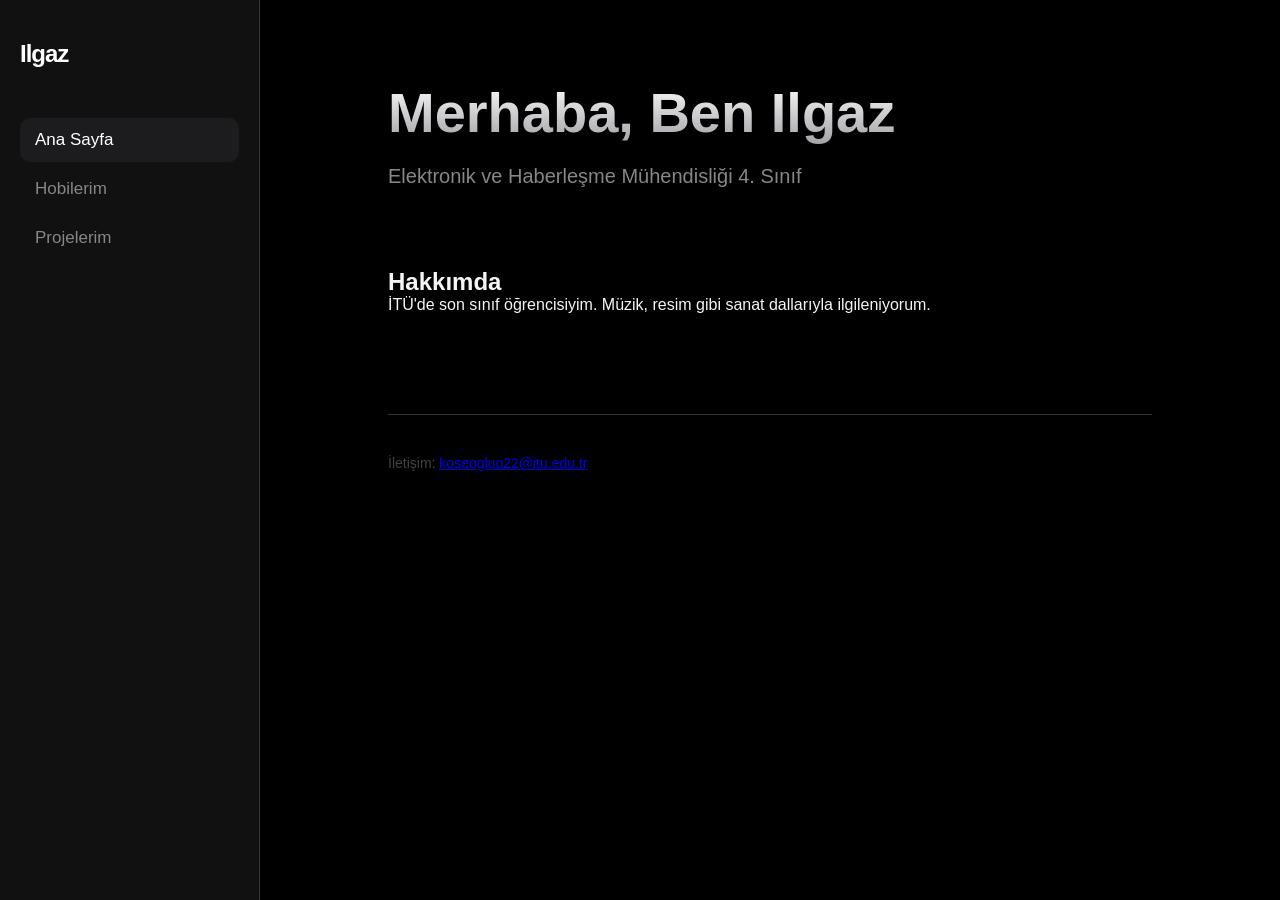
<file: index.html>
<!DOCTYPE html>
<html lang="tr">
<head>
    <meta charset="UTF-8">
    <meta name="viewport" content="width=device-width, initial-scale=1.0">
    <title>Ilgaz - Özgeçmiş ve Portfolyo</title>
    <link rel="stylesheet" href="css/style.css">
</head>
<body>
    
    <aside class="sidebar">
        <div class="logo">Ilgaz</div>
        <nav>
            <ul>
                <li><a href="index.html" class="active">Ana Sayfa</a></li>
                
                <li class="has-submenu">
                    <a href="#">Hobilerim</a>
                    <ul class="submenu">
                        <li><a href="hobiler/resim.html">Dijital Çizimler</a></li>
                        <li><a href="hobiler/muzik.html">Müzik & Besteler</a></li>
                    </ul>
                </li>

                <li class="has-submenu">
                    <a href="#">Projelerim</a>
                    <ul class="submenu">
                        <li><a href="projeler/isac-6g.html">Mühendislik (ISAC)</a></li>
                        <li><a href="projeler/godot-oyun.html">Oyun Geliştirme</a></li>
                    </ul>
                </li>
            </ul>
        </nav>
    </aside>

    <main class="content">
        <header class="hero">
            <h1>Merhaba, Ben Ilgaz</h1>
            <p>Elektronik ve Haberleşme Mühendisliği 4. Sınıf</p>
        </header>

        <section id="hakkimda">
            <h2>Hakkımda</h2>
            <p>İTÜ'de son sınıf öğrencisiyim. Müzik, resim gibi sanat dallarıyla ilgileniyorum.</p>
        </section>
        
        <footer>
            <p>İletişim: <a href="mailto:seninemailin@gmail.com">koseogluo22@itu.edu.tr</a></p>
        </footer>
    </main>

</body>
</html>
</file>
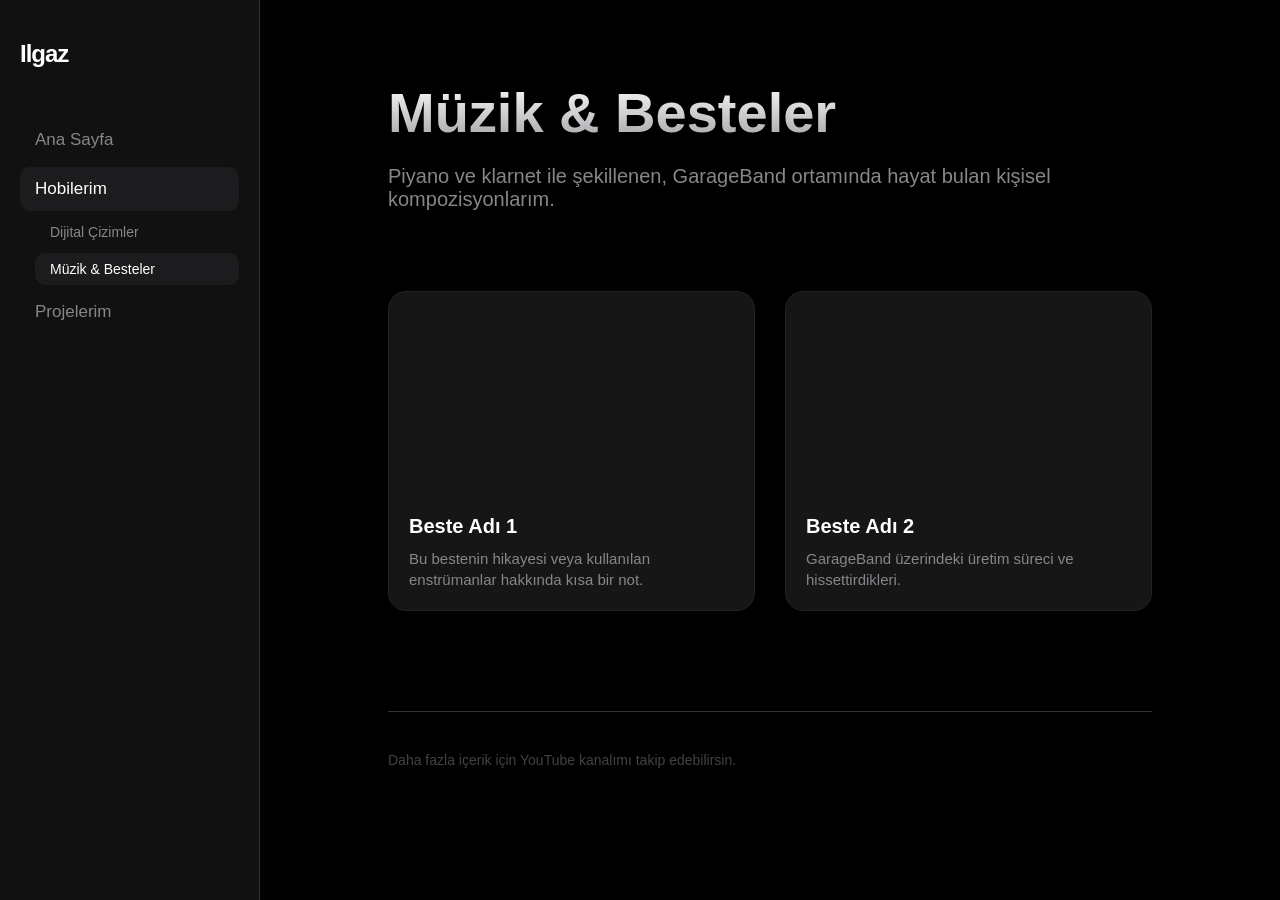
<file: hobiler/muzik.html>
<!DOCTYPE html>
<html lang="tr">
<head>
    <meta charset="UTF-8">
    <meta name="viewport" content="width=device-width, initial-scale=1.0">
    <title>Müzik & Bestelerim | Ilgaz</title>
    <link rel="stylesheet" href="../css/style.css">
</head>
<body>
    
    <aside class="sidebar">
        <div class="logo">Ilgaz</div>
        <nav>
            <ul>
                <li><a href="../index.html">Ana Sayfa</a></li>
                <li class="has-submenu">
                    <a href="#" class="active">Hobilerim</a>
                    <ul class="submenu" style="display: block;"> 
                        <li><a href="resim.html">Dijital Çizimler</a></li>
                        <li><a href="muzik.html" class="active">Müzik & Besteler</a></li>
                    </ul>
                </li>
                <li class="has-submenu">
                    <a href="#">Projelerim</a>
                    <ul class="submenu">
                        <li><a href="../projeler/isac-6g.html">Mühendislik (ISAC)</a></li>
                        <li><a href="../projeler/godot-oyun.html">Oyun Geliştirme</a></li>
                    </ul>
                </li>
            </ul>
        </nav>
    </aside>

    <main class="content">
        <header class="hero">
            <h1>Müzik & Besteler</h1>
            <p>Piyano ve klarnet ile şekillenen, GarageBand ortamında hayat bulan kişisel kompozisyonlarım.</p>
        </header>

        <section class="video-grid">
            <div class="video-card">
                <div class="video-container">
                    <iframe src="https://www.youtube.com/embed/E3WkQT2s7RA" frameborder="0" allowfullscreen></iframe>
                </div>
                <h3>Beste Adı 1</h3>
                <p>Bu bestenin hikayesi veya kullanılan enstrümanlar hakkında kısa bir not.</p>
            </div>

            <div class="video-card">
                <div class="video-container">
                    <iframe src="https://www.youtube.com/embed/BNZJlntmD2I" frameborder="0" allowfullscreen></iframe>
                </div>
                <h3>Beste Adı 2</h3>
                <p>GarageBand üzerindeki üretim süreci ve hissettirdikleri.</p>
            </div>
        </section>
        
        <footer>
            <p>Daha fazla içerik için YouTube kanalımı takip edebilirsin.</p>
        </footer>
    </main>

</body>
</html>
</file>
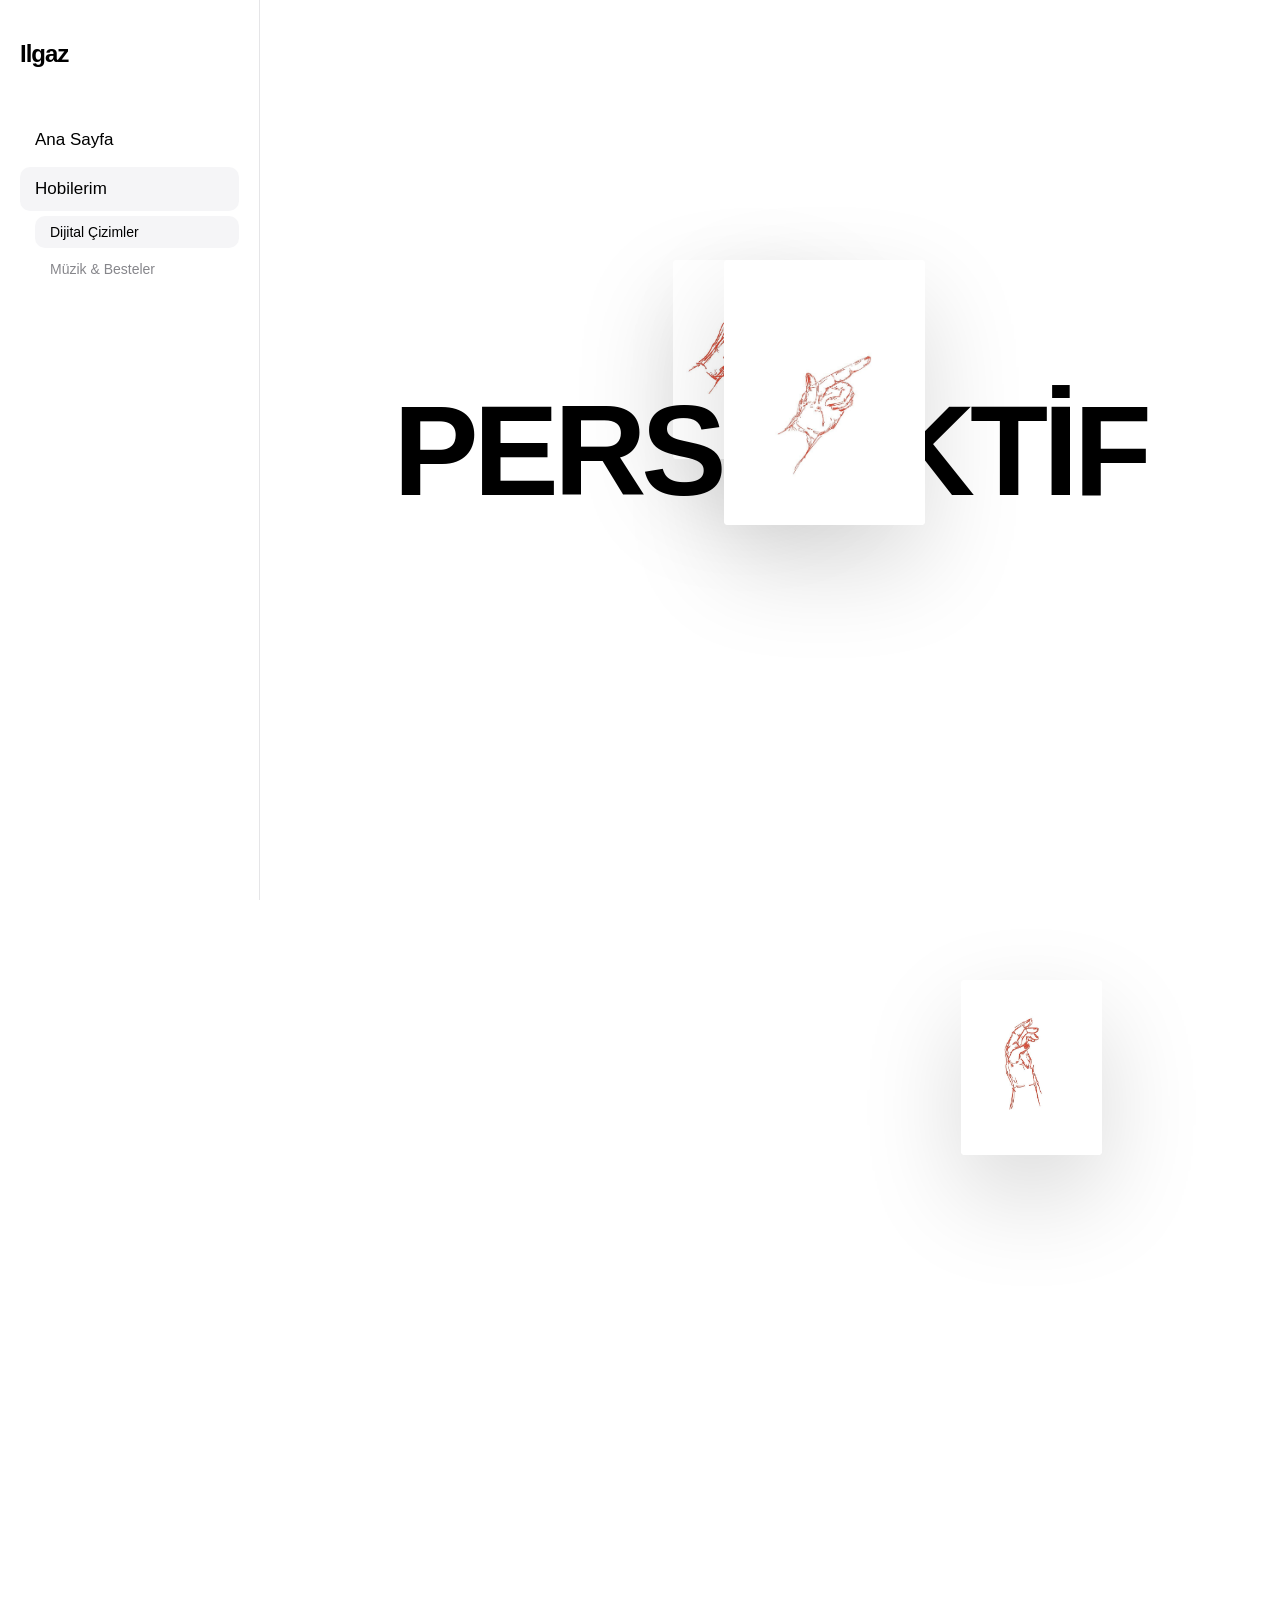
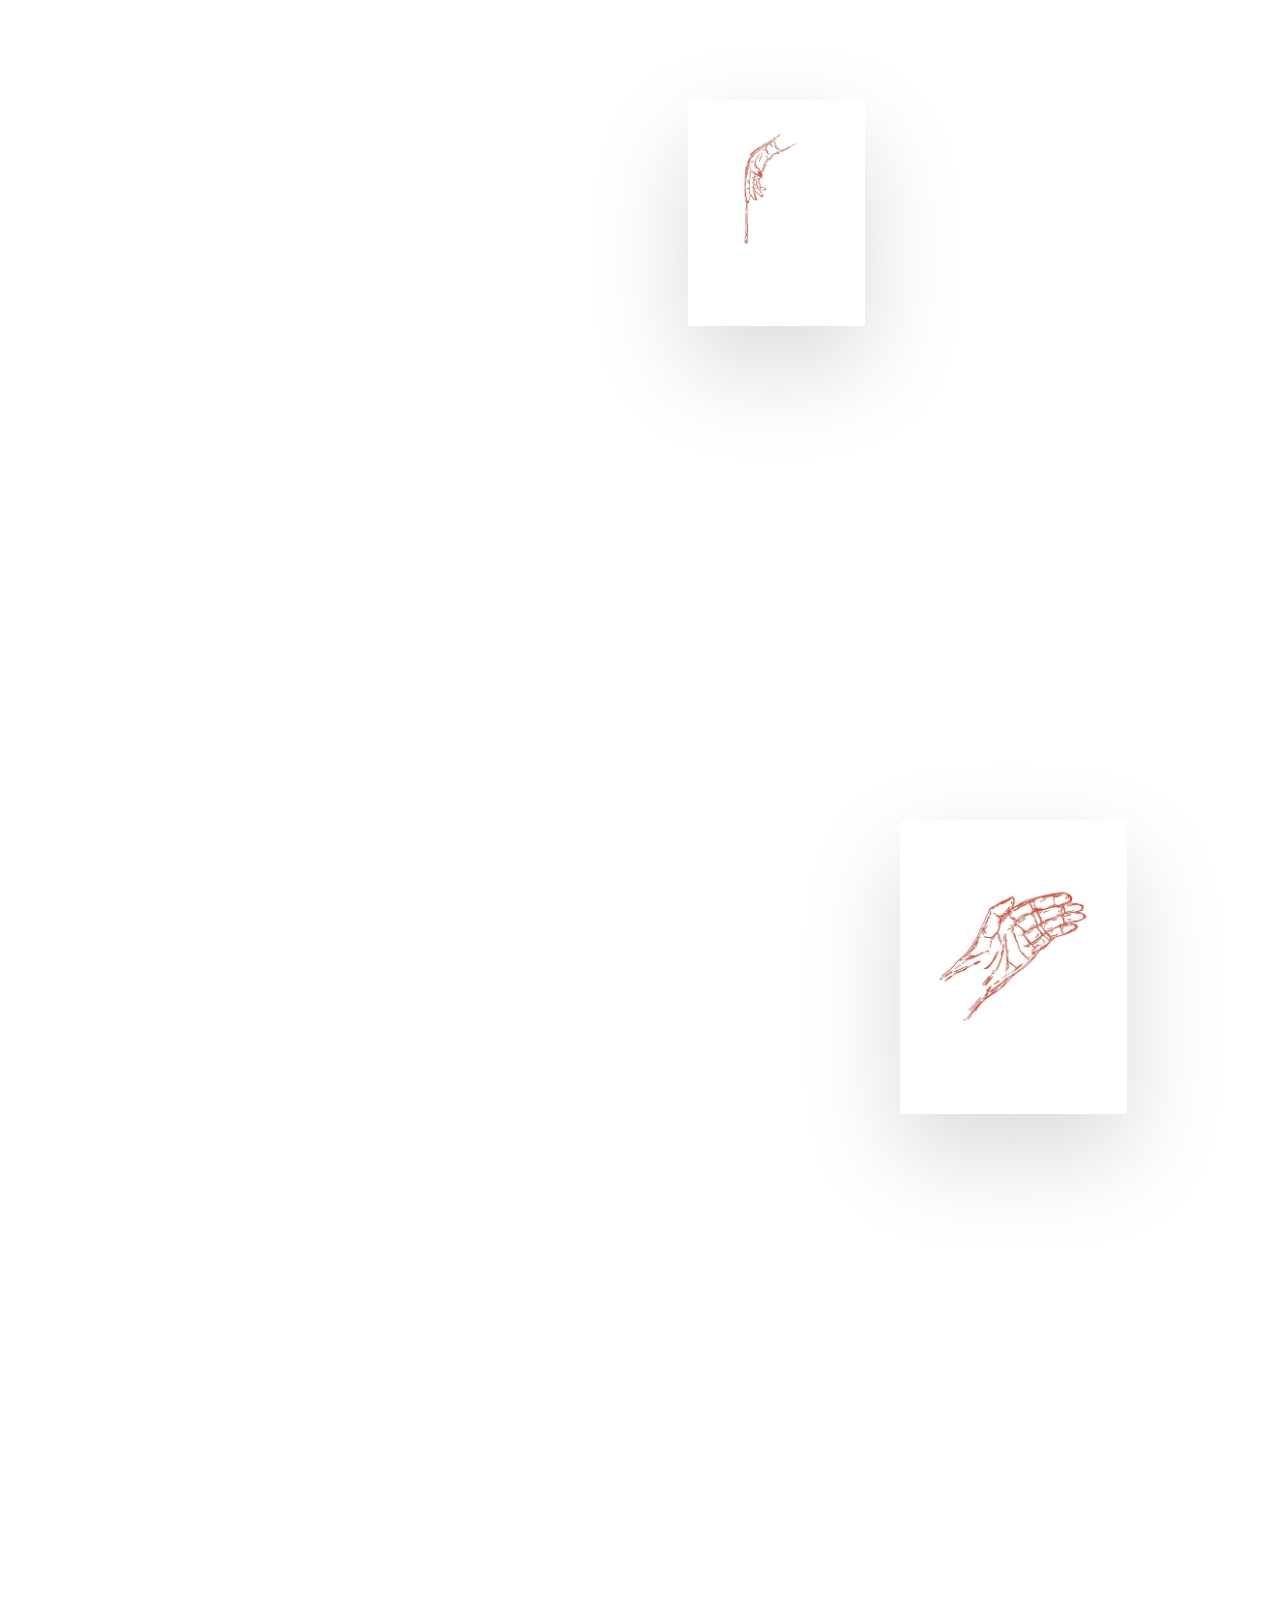
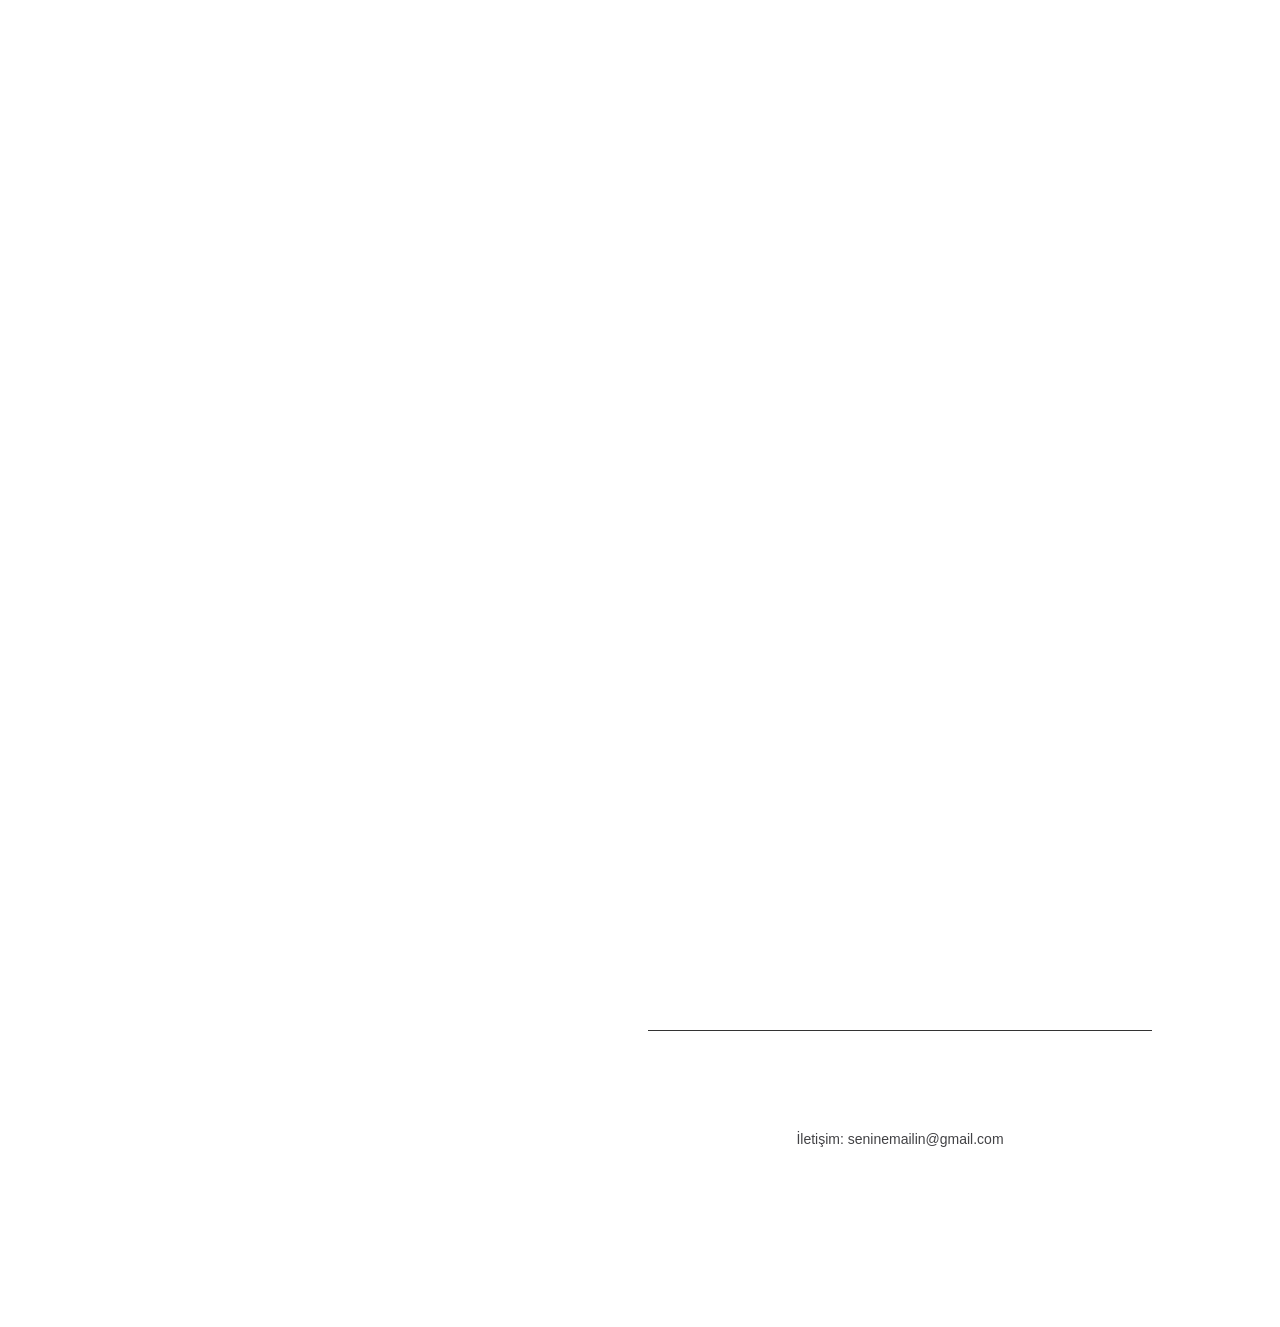
<file: hobiler/resim.html>
<!DOCTYPE html>
<html lang="tr">
<head>
    <meta charset="UTF-8">
    <meta name="viewport" content="width=device-width, initial-scale=1.0">
    <title>Sergi | Ilgaz</title>
    <link rel="stylesheet" href="../css/style.css">
    <link rel="stylesheet" href="../css/sergi-style.css">
</head>
<body class="sergi-page">
    
    <aside class="sidebar sergi-sidebar">
        <div class="logo">Ilgaz</div>
        <nav>
            <ul>
                <li><a href="../index.html">Ana Sayfa</a></li>
                <li class="has-submenu">
                    <a href="#" class="active">Hobilerim</a>
                    <ul class="submenu" style="display: block;"> 
                        <li><a href="resim.html" class="active">Dijital Çizimler</a></li>
                        <li><a href="muzik.html">Müzik & Besteler</a></li>
                    </ul>
                </li>
            </ul>
        </nav>
    </aside>

    <main class="content">
        <div class="sticky-text-container" id="sticky-text">
            <h1 class="big-title">PERSPEKTİF</h1>
        </div>

        <div id="sergi-gallery">
            <div class="drawing-container front" id="drawing-1">
                <img src="../images/el_1.jpeg" alt="">
            </div>

            <div class="drawing-container back" id="drawing-2">
                <img src="../images/el_2.jpeg" alt="">
            </div>

            <div class="drawing-container back" id="drawing-3">
                <img src="../images/el_3.jpeg" alt="">
            </div>

            <div class="drawing-container front" id="drawing-4">
                <img src="../images/el_4.jpeg" alt="">
            </div>

            <div class="drawing-container back" id="drawing-5">
                <img src="../images/el_5.jpeg" alt="">
            </div>
        </div>
        
        <footer class="sergi-footer">
            <p>İletişim: seninemailin@gmail.com</p>
        </footer>
    </main>

    <script src="../js/sergi-parallax.js"></script>
</body>
</html>
</file>
<file: css/style.css>
/* Genel Ayarlar */
* { margin: 0; padding: 0; box-sizing: border-box; }

body {
    font-family: -apple-system, BlinkMacSystemFont, "Segoe UI", Roboto, Helvetica, Arial, sans-serif;
    background-color: #000000;
    color: #f5f5f7;
    display: flex;
}

/* YAN MENÜ (SIDEBAR) */
.sidebar {
    width: 260px;
    height: 100vh;
    background-color: #111111;
    padding: 40px 20px;
    position: fixed;
    border-right: 1px solid #333;
    z-index: 100;
}

.sidebar .logo { font-size: 24px; font-weight: 700; margin-bottom: 50px; color: #fff; letter-spacing: -1px; }
.sidebar nav ul { list-style: none; }
.sidebar nav ul li { margin-bottom: 5px; position: relative; }
.sidebar nav ul li a { text-decoration: none; color: #86868b; font-size: 17px; padding: 12px 15px; display: block; border-radius: 10px; transition: 0.3s; }
.sidebar nav ul li a:hover, .sidebar nav ul li a.active { background-color: #1c1c1e; color: #ffffff; }

/* SUBMENU */
.submenu { display: none; list-style: none; padding-left: 15px; margin-top: 5px; }
.submenu li a { font-size: 14px !important; padding: 8px 15px !important; }
.has-submenu:hover .submenu { display: block; animation: fadeIn 0.3s ease; }

@keyframes fadeIn { from { opacity: 0; transform: translateY(-5px); } to { opacity: 1; transform: translateY(0); } }

/* ANA İÇERİK */
.content { margin-left: 260px; width: 100%; padding: 80px 10%; }
.hero { margin-bottom: 80px; }
.hero h1 { font-size: 56px; margin-bottom: 20px; background: linear-gradient(180deg, #fff 0%, #a1a1a6 100%); -webkit-background-clip: text; -webkit-text-fill-color: transparent; }
.hero p { font-size: 20px; color: #86868b; max-width: 700px; }

/* VIDEO GRID (MÜZİK SAYFASI İÇİN ÖZEL) */
.video-grid {
    display: grid;
    grid-template-columns: repeat(auto-fit, minmax(300px, 1fr)); /* Esnek yan yana dizilim */
    gap: 30px;
}

.video-card {
    background-color: #161617;
    border-radius: 18px;
    padding: 20px;
    transition: transform 0.3s ease, background-color 0.3s ease;
    border: 1px solid #222;
}

.video-card:hover {
    transform: translateY(-10px); /* Üzerine gelince yukarı kaysın */
    background-color: #1c1c1e;
}

.video-container {
    position: relative;
    padding-bottom: 56.25%; /* 16:9 Oranı */
    height: 0;
    margin-bottom: 20px;
    border-radius: 12px;
    overflow: hidden;
}

.video-container iframe {
    position: absolute;
    top: 0;
    left: 0;
    width: 100%;
    height: 100%;
}

.video-card h3 { font-size: 20px; margin-bottom: 10px; color: #fff; }
.video-card p { font-size: 15px; color: #86868b; line-height: 1.4; }

footer { margin-top: 100px; padding: 40px 0; border-top: 1px solid #333; font-size: 14px; color: #424245; }
</file>
<file: css/sergi-style.css>
/* --- GENEL SAYFA AYARLARI --- */
.sergi-page {
    background-color: #ffffff !important;
    color: #000000 !important;
    overflow-x: hidden;
}

/* --- YAN MENÜ (SIDEBAR) DÜZELTME --- */
.sergi-sidebar {
    width: 260px !important; /* Genişliği 260 piksele sabitledik */
    height: 100vh !important; /* Boyunu ekranın tamamına sabitledik */
    position: fixed !important; /* Sen kaydırsan da o solda çakılı kalır */
    top: 0;
    left: 0;
    background-color: #ffffff !important; 
    border-right: 1px solid #e5e5e7 !important;
    z-index: 1000 !important; /* Her şeyin üstünde durur */
    padding: 40px 20px;
    display: flex;
    flex-direction: column;
}

/* Sidebar içindeki yazıların devleşmesini engelleme */
.sergi-sidebar .logo { 
    font-size: 24px !important; 
    color: #000 !important; 
    margin-bottom: 50px;
    font-weight: 700;
}

.sergi-sidebar nav ul { list-style: none; }

.sergi-sidebar nav ul li a { 
    font-size: 17px !important; /* Menü yazılarını ideal boyuta çektik */
    color: #000 !important; 
    text-decoration: none;
    padding: 12px 15px;
    display: block;
    border-radius: 10px;
}

.sergi-sidebar nav ul li a:hover, 
.sergi-sidebar nav ul li a.active {
    background-color: #f5f5f7 !important;
    color: #000 !important;
}

.sergi-sidebar .submenu { 
    padding-left: 15px; 
    display: block !important; /* Sergi sayfasında açık kalsın */
}

.sergi-sidebar .submenu li a {
    font-size: 14px !important;
    color: #86868b !important;
}

/* --- ORTADAKİ SABİT YAZI --- */
.sticky-text-container {
    position: fixed;
    top: 50%;
    left: calc(50% + 130px); /* Sidebar genişliğinin yarısı kadar sağa kaydırdık tam ortalamak için */
    transform: translate(-50%, -50%);
    z-index: 10;
    width: auto;
    text-align: center;
    pointer-events: none;
}

.big-title {
    font-size: 10vw; /* Devasa yazı */
    font-weight: 900;
    letter-spacing: -5px;
    color: #000;
}

/* --- RESİM GALERİ ALANI --- */
#sergi-gallery {
    position: relative;
    height: 450vh; 
    margin-left: 260px; /* İçeriği menünün arkasından kurtarır */
}

.drawing-container {
    position: absolute;
    display: block;
}

.drawing-container img {
    width: 100%;
    height: auto;
    border-radius: 4px;
    box-shadow: 0 40px 100px rgba(0,0,0,0.15);
}

/* --- RESİMLERİN KONUMLARI --- */

/* 1. ve 5. Resim: Üstte Yan Yana/İç İçe */
#drawing-1 {
    top: 20vh;
    left: 15%; 
    width: 40%; 
    z-index: 25; /* ÖNDE */
}

#drawing-5 {
    top: 20vh;
    left: 5%; 
    width: 30%; 
    z-index: 5; /* ARKADA */
}

#drawing-2 { top: 100vh; right: 10%; width: 28%; z-index: 4; }
#drawing-3 { top: 180vh; left: 8%; width: 35%; z-index: 6; }
#drawing-4 { top: 260vh; right: 5%; width: 45%; z-index: 26; }

/* --- FOOTER --- */
.sergi-footer {
    position: relative;
    z-index: 100;
    background: #fff;
    padding: 100px 0;
    text-align: center;
    margin-left: 260px;
}
</file>
